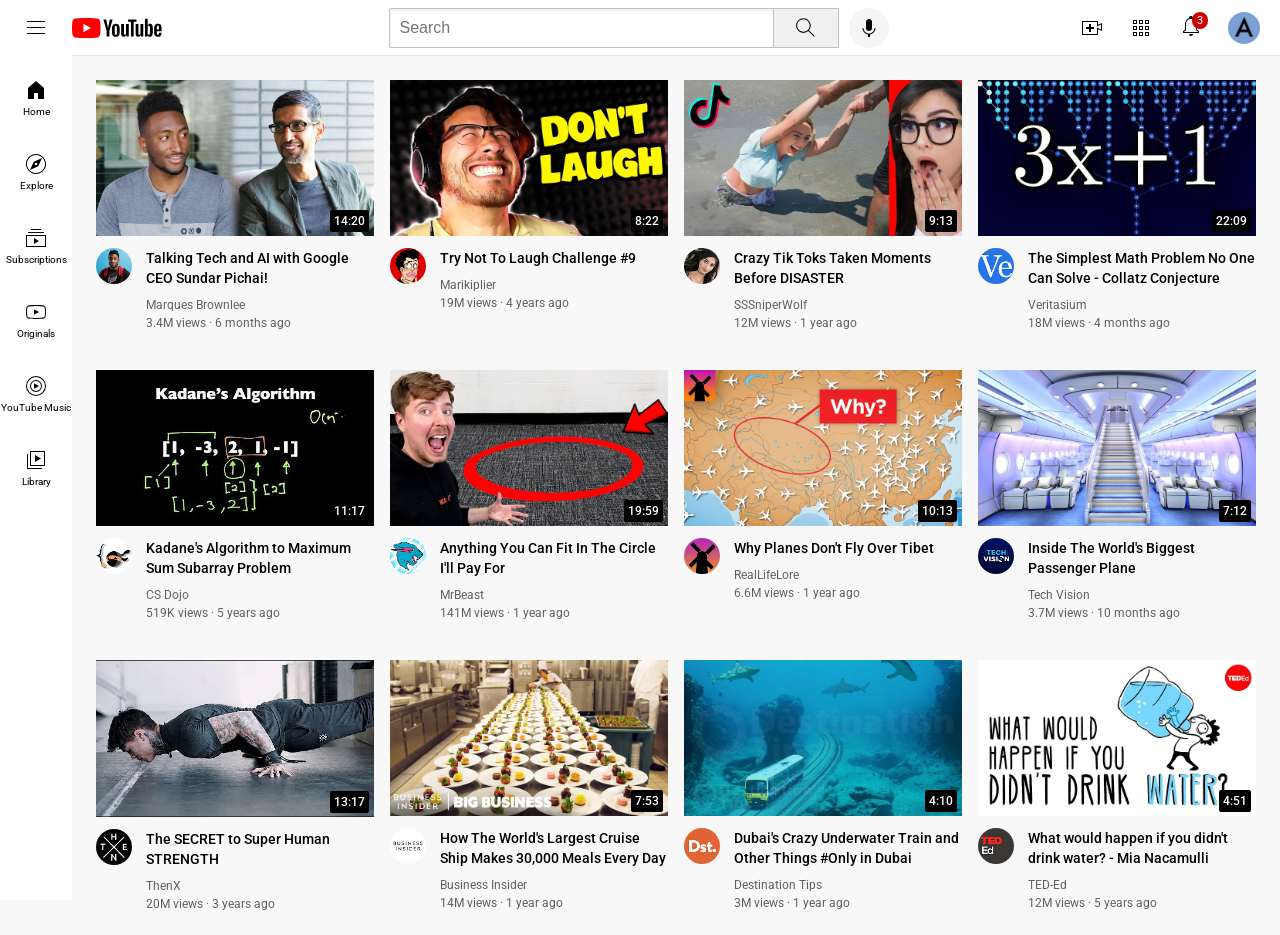
<file: index.html>
<!DOCTYPE html>

<!-- This project is a frontend-only clone of the YouTube UI and does not collect or process any user information. -->

<html>
    <head>
        <title>YouTube</title>
        
        <link rel="preconnect" href="https://fonts.googleapis.com">
        <link rel="preconnect" href="https://fonts.gstatic.com" crossorigin>
        <link href="https://fonts.googleapis.com/css2?family=Roboto:ital,wght@0,100..900;1,100..900&display=swap" rel="stylesheet">
        
        <link rel="stylesheet" href="styles/general.css">
        <link rel="stylesheet" href="styles/header.css">
        <link rel="stylesheet" href="styles/video.css">
        <link rel="stylesheet" href="styles/sidebar.css">
    </head>
    <body>
        <header class="header">
            <div class="left-section">
                <img class="hamburger-menu" src="icons/hamburger-menu.svg">
                <img class="youtube-logo" src="icons/youtube-logo.svg">
            </div>
            <div class="middle-section">
                <input class="search-bar" type="text" placeholder="Search">
                <button class="search-button">
                    <img class="search-icon" src="icons/search.svg">
                    <div class="tooltip">Search</div>
                </button>
                <button class="voice-search-button">
                    <img class="voice-search-icon" src="icons/voice-search-icon.svg">
                    <div class="tooltip">Search with your voice</div>
                </button>
            </div>
            <div class="right-section">
                <div class="upload-icon-container">
                    <img class="upload-icon" src="icons/upload.svg">
                    <div class="tooltip">Create</div>
                </div>
                <div class="youtube-apps-icon-container">
                    <img class="youtube-apps-icon" src="icons/youtube-apps.svg">
                    <div class="tooltip">YouTube apps</div>
                </div>
                <div class="notifications-container">
                    <div class="notifications-icon-container">
                        <img class="notifications-icon" src="icons/notifications.svg">
                        <div class="notifications-count">3</div>
                    </div>
                    <div class="tooltip">Notifications</div>
                </div>
                <img class="current-user-picture" src="channel-pictures/my-channel.jpg">
            </div>
        </header>

        <nav class="sidebar">
            <div class="sidebar-link">
                <img src="icons/home.svg">
                <div>Home</div>
            </div>
            <div class="sidebar-link">
                <img src="icons/explore.svg">
                <div>Explore</div>
            </div>
            <div class="sidebar-link">
                <img src="icons/subscriptions.svg">
                <div>Subscriptions</div>
            </div>
            <div class="sidebar-link">
                <img src="icons/originals.svg">
                <div>Originals</div>
            </div>
            <div class="sidebar-link">
                <img src="icons/youtube-music.svg">
                <div>YouTube Music</div>
            </div>
            <div class="sidebar-link">
                <img src="icons/library.svg">
                <div>Library</div>
            </div>
        </nav>

        <main>
            <section class="video-grid">
                <div class="video-preview">
                    <div class="thumbnail-row">
                        <a href="https://www.youtube.com/watch?v=n2RNcPRtAiY">
                            <img class="thumbnail" src="thumbnails/thumbnail-1.webp">
                        </a>
                        <div class="video-time">14:20</div>
                    </div>
                    <div class="video-info-grid">
                        <div class="channel-picture">
                            <a href="https://www.youtube.com/c/mkbhd">
                                <img class="profile-picture" src="channel-pictures/channel-1.jpeg">
                            </a>
                        </div>
                        <div class="video-info">
                            <a class="video-link" href="https://www.youtube.com/watch?v=n2RNcPRtAiY">
                                <p class="video-title">
                                    Talking Tech and AI with Google CEO Sundar Pichai!
                                </p>
                            </a>

                            <a class= "channel-link" href="https://www.youtube.com/c/mkbhd">
                                <p class="video-author">
                                    Marques Brownlee
                                </p>
                            </a>

                            <p class="video-stats">
                                3.4M views &#183; 6 months ago
                            </p>
                        </div>
                    </div>
                </div>

                <div class="video-preview">
                    <div class="thumbnail-row">
                        <a href="https://www.youtube.com/watch?v=mP0RAo9SKZk">
                            <img class="thumbnail" src="thumbnails/thumbnail-2.webp">
                        </a>
                        <div class="video-time">8:22</div>
                    </div>
                    <div class="video-info-grid">
                        <div class="channel-picture">
                            <a href="https://www.youtube.com/c/markiplier">
                                <img class="profile-picture" src="channel-pictures/channel-2.jpeg">
                            </a>
                        </div>
                        <div class="video-info">
                            <a class="video-link" href="https://www.youtube.com/watch?v=mP0RAo9SKZk">
                                <p class="video-title">
                                    Try Not To Laugh Challenge #9
                                </p>
                            </a>

                            <a class= "channel-link" href="https://www.youtube.com/c/markiplier">
                                <p class="video-author">
                                    Marikiplier
                                </p>
                            </a>

                            <p class="video-stats">
                                19M views &#183; 4 years ago
                            </p>
                        </div>
                    </div>
                </div>

                <div class="video-preview">
                    <div class="thumbnail-row">
                        <a href="https://www.youtube.com/watch?v=FgjPQQeTh1w">
                            <img class="thumbnail" src="thumbnails/thumbnail-3.webp">
                        </a>
                        <div class="video-time">9:13</div>
                    </div>
                    <div class="video-info-grid">
                        <div class="channel-picture">
                            <a href="https://www.youtube.com/user/SSSniperWolf">
                                <img class="profile-picture" src="channel-pictures/channel-3.jpeg">
                            </a>
                        </div>
                        <div class="video-info">
                            <a class="video-link" href="https://www.youtube.com/watch?v=FgjPQQeTh1w">
                                <p class="video-title">
                                    Crazy Tik Toks Taken Moments Before DISASTER
                                </p>
                            </a>

                            <a class= "channel-link" href="https://www.youtube.com/user/SSSniperWolf">
                                <p class="video-author">
                                    SSSniperWolf
                                </p>
                            </a>

                            <p class="video-stats">
                                12M views &#183; 1 year ago
                            </p>
                        </div>
                    </div>
                </div>

                <div class="video-preview">
                    <div class="thumbnail-row">
                        <a href="https://www.youtube.com/watch?v=094y1Z2wpJg">
                            <img class="thumbnail" src="thumbnails/thumbnail-4.webp">
                        </a>
                        <div class="video-time">22:09</div>
                    </div>
                    <div class="video-info-grid">
                        <div class="channel-picture">
                            <a href="https://www.youtube.com/c/veritasium">
                                <img class="profile-picture" src="channel-pictures/channel-4.jpeg">
                            </a>
                        </div>
                        <div class="video-info">
                            <a class="video-link" href="https://www.youtube.com/watch?v=094y1Z2wpJg">
                                <p class="video-title">
                                    The Simplest Math Problem No One Can Solve - Collatz Conjecture
                                </p>
                            </a>

                            <a class= "channel-link" href="https://www.youtube.com/c/veritasium">
                                <p class="video-author">
                                    Veritasium
                                </p>
                            </a>

                            <p class="video-stats">
                                18M views &#183; 4 months ago
                            </p>
                        </div>
                    </div>
                </div>

                <div class="video-preview">
                    <div class="thumbnail-row">
                        <a href="https://www.youtube.com/watch?v=86CQq3pKSUw">
                            <img class="thumbnail" src="thumbnails/thumbnail-5.webp">
                        </a>
                        <div class="video-time">11:17</div>
                    </div>
                    <div class="video-info-grid">
                        <div class="channel-picture">
                            <a href="https://www.youtube.com/c/CSDojo">
                                <img class="profile-picture" src="channel-pictures/channel-5.jpeg">
                            </a>
                        </div>
                        <div class="video-info">
                            <a class="video-link" href="https://www.youtube.com/watch?v=86CQq3pKSUw">
                                <p class="video-title">
                                    Kadane's Algorithm to Maximum Sum Subarray Problem
                                </p>
                            </a>

                            <a class= "channel-link" href="https://www.youtube.com/c/CSDojo">
                                <p class="video-author">
                                    CS Dojo
                                </p>
                            </a>

                            <p class="video-stats">
                                519K views &#183; 5 years ago
                            </p>
                        </div>
                    </div>
                </div>

                <div class="video-preview">
                    <div class="thumbnail-row">
                        <a href="https://www.youtube.com/watch?v=yXWw0_UfSFg">
                            <img class="thumbnail" src="thumbnails/thumbnail-6.webp">
                        </a>
                        <div class="video-time">19:59</div>
                    </div>
                    <div class="video-info-grid">
                        <div class="channel-picture">
                            <a href="https://www.youtube.com/channel/UCX6OQ3DkcsbYNE6H8uQQuVA">
                                <img class="profile-picture" src="channel-pictures/channel-6.jpeg">
                            </a>
                        </div>
                        <div class="video-info">
                            <a class="video-link" href="https://www.youtube.com/watch?v=yXWw0_UfSFg">
                                <p class="video-title">
                                    Anything You Can Fit In The Circle I'll Pay For
                                </p>
                            </a>

                            <a class= "channel-link" href="https://www.youtube.com/channel/UCX6OQ3DkcsbYNE6H8uQQuVA">
                                <p class="video-author">
                                    MrBeast
                                </p>
                            </a>

                            <p class="video-stats">
                                141M views &#183; 1 year ago
                            </p>
                        </div>
                    </div>
                </div>

                <div class="video-preview">
                    <div class="thumbnail-row">
                        <a href="https://www.youtube.com/watch?v=fNVa1qMbF9Y">
                            <img class="thumbnail" src="thumbnails/thumbnail-7.webp">
                        </a>
                        <div class="video-time">10:13</div>
                    </div>
                    <div class="video-info-grid">
                        <div class="channel-picture">
                            <a href="https://www.youtube.com/channel/UCP5tjEmvPItGyLhmjdwP7Ww">
                                <img class="profile-picture" src="channel-pictures/channel-7.jpeg">
                            </a>
                        </div>
                        <div class="video-info">
                            <a class="video-link" href="https://www.youtube.com/watch?v=fNVa1qMbF9Y">
                                <p class="video-title">
                                    Why Planes Don't Fly Over Tibet
                                </p>
                            </a>

                            <a class= "channel-link" href="https://www.youtube.com/channel/UCP5tjEmvPItGyLhmjdwP7Ww">
                                <p class="video-author">
                                    RealLifeLore
                                </p>
                            </a>

                            <p class="video-stats">
                                6.6M views &#183; 1 year ago
                            </p>
                        </div>
                    </div>
                </div>

                <div class="video-preview">
                    <div class="thumbnail-row">
                        <a href="https://www.youtube.com/watch?v=lFm4EM1juls">
                            <img class="thumbnail" src="thumbnails/thumbnail-8.webp">
                        </a>
                        <div class="video-time">7:12</div>
                    </div>
                    <div class="video-info-grid">
                        <div class="channel-picture">
                            <a href="https://www.youtube.com/channel/UCHAK6CyegY22Zj2GWrcaIxg">
                                <img class="profile-picture" src="channel-pictures/channel-8.jpeg">
                            </a>
                        </div>
                        <div class="video-info">
                            <a class="video-link" href="https://www.youtube.com/watch?v=lFm4EM1juls">
                                <p class="video-title">
                                    Inside The World's Biggest Passenger Plane
                                </p>
                            </a>

                            <a class= "channel-link" href="https://www.youtube.com/channel/UCHAK6CyegY22Zj2GWrcaIxg">
                                <p class="video-author">
                                    Tech Vision
                                </p>
                            </a>

                            <p class="video-stats">
                                3.7M views &#183; 10 months ago
                            </p>
                        </div>
                    </div>
                </div>

                <div class="video-preview">
                    <div class="thumbnail-row">
                        <a href="https://www.youtube.com/watch?v=ixmxOlcrlUc">
                            <img class="thumbnail" src="thumbnails/thumbnail-9.webp">
                        </a>
                        <div class="video-time">13:17</div>
                    </div>
                    <div class="video-info-grid">
                        <div class="channel-picture">
                            <a href="https://www.youtube.com/c/OFFICIALTHENXSTUDIOS">
                                <img class="profile-picture" src="channel-pictures/channel-9.jpeg">
                            </a>
                        </div>
                        <div class="video-info">
                            <a class="video-link" href="https://www.youtube.com/watch?v=ixmxOlcrlUc">
                                <p class="video-title">
                                    The SECRET to Super Human STRENGTH
                                </p>
                            </a>

                            <a class= "channel-link" href="https://www.youtube.com/c/OFFICIALTHENXSTUDIOS">
                                <p class="video-author">
                                    ThenX
                                </p>
                            </a>

                            <p class="video-stats">
                                20M views &#183; 3 years ago
                            </p>
                        </div>
                    </div>
                </div>

                <div class="video-preview">
                    <div class="thumbnail-row">
                        <a href="https://www.youtube.com/watch?v=R2vXbFp5C9o">
                            <img class="thumbnail" src="thumbnails/thumbnail-10.webp">
                        </a>
                        <div class="video-time">7:53</div>
                    </div>
                    <div class="video-info-grid">
                        <div class="channel-picture">
                            <a href="https://www.youtube.com/user/businessinsider">
                                <img class="profile-picture" src="channel-pictures/channel-10.jpeg">
                            </a>
                        </div>
                        <div class="video-info">
                            <a class="video-link" href="https://www.youtube.com/watch?v=R2vXbFp5C9o">
                                <p class="video-title">
                                    How The World's Largest Cruise Ship Makes 30,000 Meals Every Day
                                </p>
                            </a>

                            <a class= "channel-link" href="https://www.youtube.com/user/businessinsider">
                                <p class="video-author">
                                    Business Insider
                                </p>
                            </a>

                            <p class="video-stats">
                                14M views &#183; 1 year ago
                            </p>
                        </div>
                    </div>
                </div>

                <div class="video-preview">
                    <div class="thumbnail-row">
                        <a href="https://www.youtube.com/watch?v=0nZuYyXET3s">
                            <img class="thumbnail" src="thumbnails/thumbnail-11.webp">
                        </a>
                        <div class="video-time">4:10</div>
                    </div>
                    <div class="video-info-grid">
                        <div class="channel-picture">
                            <a href="https://www.youtube.com/c/Destinationtips">
                                <img class="profile-picture" src="channel-pictures/channel-11.jpeg">
                            </a>
                        </div>
                        <div class="video-info">
                            <a class="video-link" href="https://www.youtube.com/watch?v=0nZuYyXET3s">
                                <p class="video-title">
                                    Dubai's Crazy Underwater Train and Other Things #Only in Dubai
                                </p>
                            </a>

                            <a class= "channel-link" href="https://www.youtube.com/c/Destinationtips">
                                <p class="video-author">
                                    Destination Tips
                                </p>
                            </a>

                            <p class="video-stats">
                                3M views &#183; 1 year ago
                            </p>
                        </div>
                    </div>
                </div>

                <div class="video-preview">
                    <div class="thumbnail-row">
                        <a href="https://www.youtube.com/watch?v=9iMGFqMmUFs">
                            <img class="thumbnail" src="thumbnails/thumbnail-12.webp">
                        </a>
                        <div class="video-time">4:51</div>
                    </div>
                    <div class="video-info-grid">
                        <div class="channel-picture">
                            <a href="https://www.youtube.com/teded">
                                <img class="profile-picture" src="channel-pictures/channel-12.jpeg">
                            </a>
                        </div>
                        <div class="video-info">
                            <a class="video-link" href="https://www.youtube.com/watch?v=9iMGFqMmUFs">
                                <p class="video-title">
                                    What would happen if you didn't drink water? - Mia Nacamulli
                                </p>
                            </a>

                            <a class= "channel-link" href="https://www.youtube.com/teded">
                                <p class="video-author">
                                    TED-Ed
                                </p>
                            </a>

                            <p class="video-stats">
                                12M views &#183; 5 years ago
                            </p>
                        </div>
                    </div>
                </div>
            </section>
        </main>
    </body>
</html>
</file>
<file: styles/general.css>
p {
    margin-top: 0;
    margin-bottom: 0;
}

body {
    font-family: Roboto, Arial;
    margin: 0;
    padding-top: 80px;
    padding-left: 96px;
    padding-right: 24px;
    padding-bottom: 24px;
    background-color: rgb(248, 248, 248);
}
</file>
<file: styles/header.css>
.header {
    height: 55px;
    display: flex;
    flex-direction: row;
    justify-content: space-between;
    position: fixed;
    top: 0;
    left: 0;
    right: 0;
    z-index: 100;
    background-color: white;
    border-bottom-width: 1px;
    border-bottom-style: solid;
    border-bottom-color: rgb(228, 228, 228);
}

.left-section {
    display: flex;
    align-items: center;
}

.hamburger-menu {
    height: 24px;
    margin-left: 24px;
    margin-right: 24px;
    cursor: pointer;
}

.youtube-logo {
    height: 20px;
    cursor: pointer;
}

.middle-section {
    flex: 1;
    margin-left: 70px;
    margin-right: 35px;
    max-width: 500px;
    display: flex;
    align-items: center;
}

.search-bar {
    flex: 1;
    height: 36px;
    padding-left: 10px;
    font-size: 16px;
    border: 1px solid rgb(192, 192, 192);
    border-radius: 2px;
    box-shadow: inset 1px 2px 3px rgba(0,0,0,0.05);
    width: 0;
}

.search-bar::placeholder {
    font-size: 16px;
}

.search-button {
    height: 40px;
    width: 66px;
    background-color: rgb(240, 240, 240);
    border-width: 1px;
    border-style: solid;
    border-color: rgb(192, 192, 192);
    margin-left: -1px;
    margin-right: 10px;
}

.search-button,
.voice-search-button,
.upload-icon-container,
.youtube-apps-icon-container,
.notifications-container {
    position: relative;
    display: flex;
    justify-content: center;
    align-items: center;
    cursor: pointer;
}

.search-button .tooltip,
.voice-search-button .tooltip,
.upload-icon-container .tooltip,
.youtube-apps-icon-container .tooltip,
.notifications-container .tooltip {
    position: absolute;
    background-color: gray;
    color: white;
    padding-top: 4px;
    padding-bottom: 4px;
    padding-left: 8px;
    padding-right: 8px;
    border-radius: 2px;
    font-size: 12px;
    bottom: -30px;
    opacity: 0;
    transition: opacity 0.15s;
    pointer-events: none;
    white-space: nowrap;
}

.search-button:hover .tooltip,
.voice-search-button:hover .tooltip,
.upload-icon-container:hover .tooltip,
.youtube-apps-icon-container:hover .tooltip,
.notifications-container:hover .tooltip {
    opacity: 1;
}

.search-icon {
    height: 25px;
}

.voice-search-button {
    height: 40px;
    width: 40px;
    border-radius: 20px;
    border: none;
    background-color: rgb(245, 245, 245);
}

.voice-search-icon {
    height: 24px;
}

.right-section {
    width: 180px;
    margin-right: 20px;
    display: flex;
    align-items: center;
    justify-content: space-between;
    flex-shrink: 0;
}

.upload-icon {
    height: 24px;
}

.youtube-apps-icon {
    height: 24px;
}

.notifications-icon {
    height: 24px;
}

.notifications-icon-container {
    position: relative;
}

.notifications-count {
    position: absolute;
    top: -2px;
    right: -5px;
    background-color: rgb(200, 0, 0);
    color: white;
    font-size: 11px;
    padding-left: 5px;
    padding-right: 5px;
    padding-top: 2px;
    padding-bottom: 2px;
    border-radius: 10px;
}

.current-user-picture {
    height: 32px;
    border-radius: 16px;
    cursor: pointer;
}
</file>
<file: styles/video.css>
.thumbnail{
    width: 100%;
    cursor: pointer;
}

.video-title{
    margin-top: 0px;
    font-size: 14px;
    font-weight: 500;
    line-height: 20px;
    margin-bottom: 10px;
    cursor: pointer;
}

.video-info-grid {
    display: grid;
    grid-template-columns: 50px 1fr;
}

.profile-picture{
    width: 36px;
    border-radius: 50px;
}

.thumbnail-row {
    margin-bottom: 8px;
    position: relative;
}

.video-stats,
.video-author {
    font-size: 12px;
    color: rgb(96,96,96);
}

.video-author {
    margin-bottom: 4px;
}

.video-grid {
    display: grid;
    grid-template-columns: 1fr 1fr 1fr;
    column-gap: 16px;
    row-gap: 40px;
}

@media (max-width: 750px) {
    .video-grid {
        grid-template-columns: 1fr 1fr;
    }
}

@media (min-width: 751px) and (max-width: 999px) {
    .video-grid {
        grid-template: 1fr 1fr 1fr;
    }
}

@media (min-width: 1000px) {
    .video-grid {
        grid-template-columns: 1fr 1fr 1fr 1fr;
    }
}

.video-time {
    font-size: 12px;
    font-weight: 500;
    padding: 4px;
    border-radius: 2px;
    background-color: black;
    color: white;
    position: absolute;
    bottom: 8px;
    right: 5px;
}

.video-link {
    color: black;
    text-decoration: none;
}

.channel-link {
    text-decoration: none;
}
</file>
<file: styles/sidebar.css>
.sidebar {
    position: fixed;
    left: 0;
    bottom: 0;
    top: 55px;
    background-color: white;
    width: 72px;
    z-index: 200;
    padding-top: 5px;
}

.sidebar-link {
    height: 74px;
    display: flex;
    align-items: center;
    justify-content: center;
    flex-direction: column;
    cursor: pointer;
}

.sidebar-link:hover {
    background-color: rgb(235, 235, 235);
}

.sidebar-link img {
    height: 24px;
    margin-bottom: 4px;
}

.sidebar-link div {
    font-size: 10px;
}
</file>
